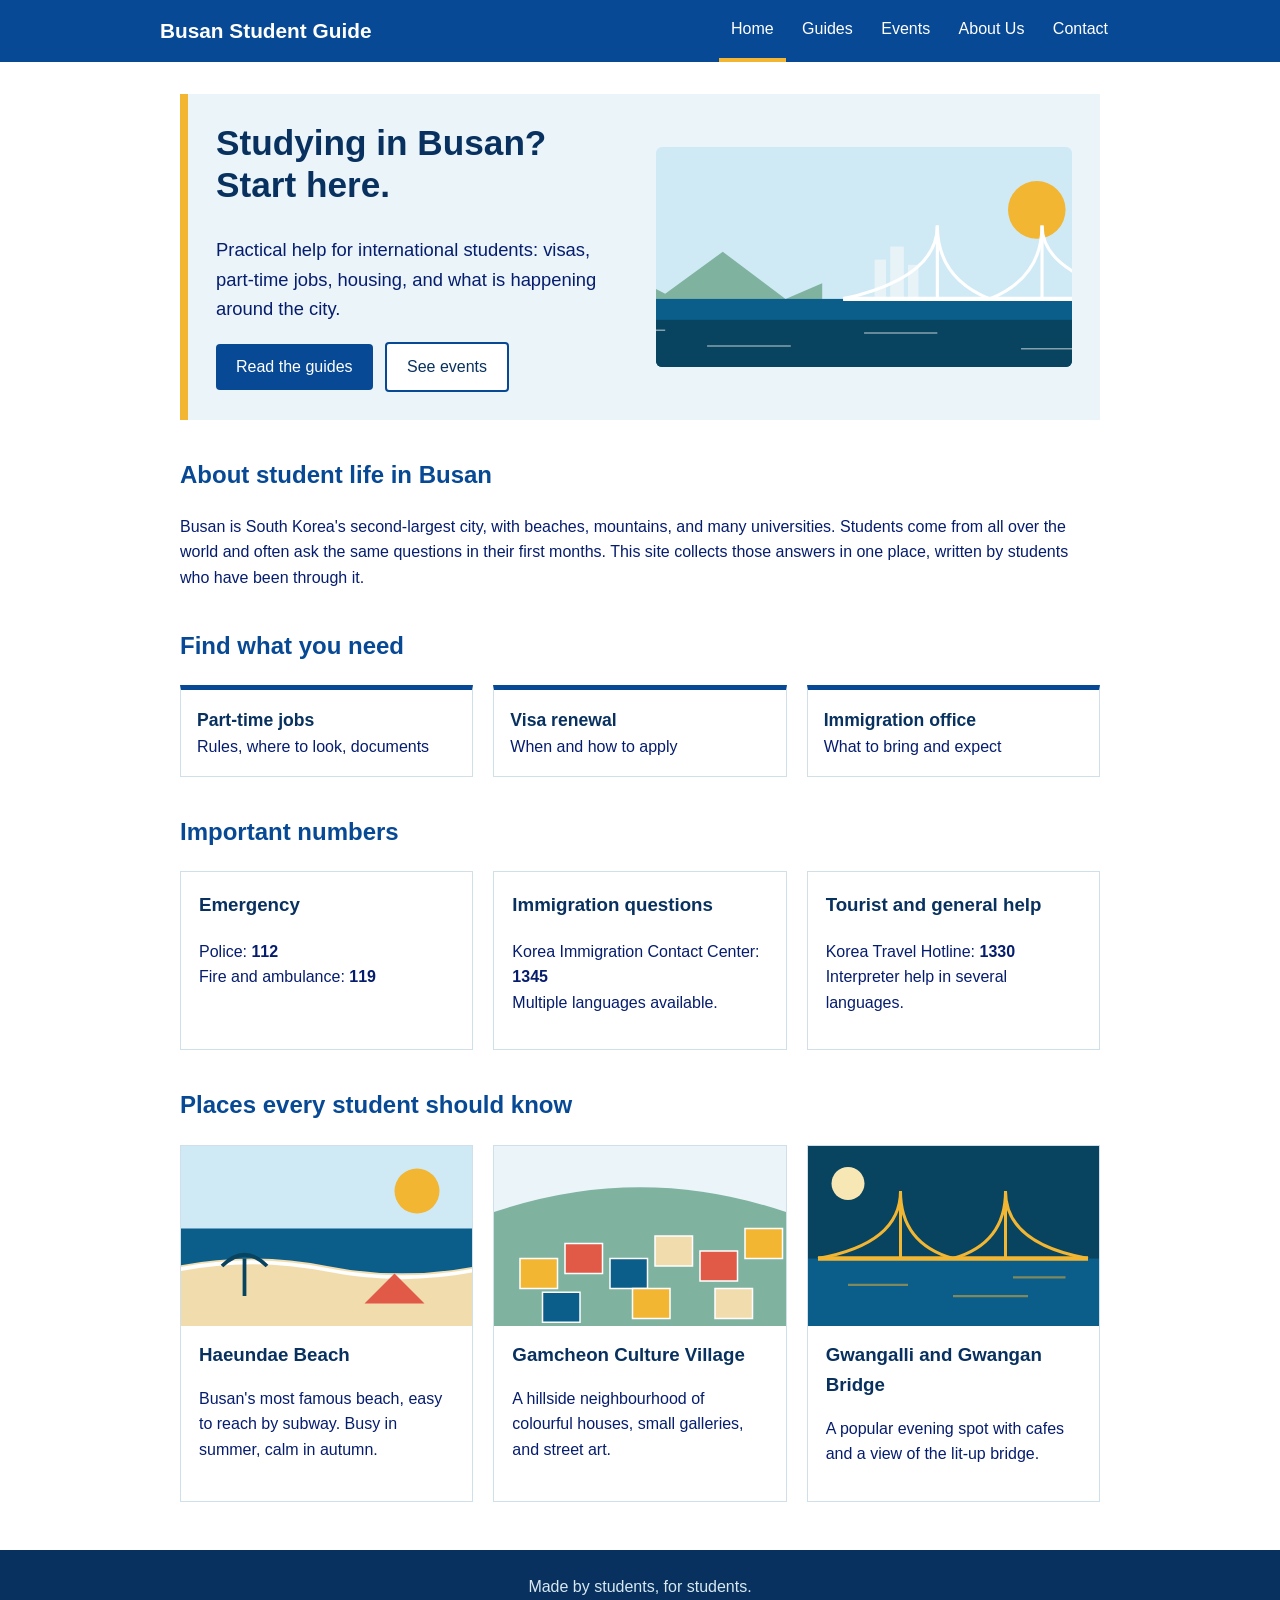
<file: index.html>
<!DOCTYPE html>
<html lang="en">
<head>
  <meta charset="UTF-8">
  <meta name="viewport" content="width=device-width, initial-scale=1">
  <title>Home | Busan Student Guide</title>
  <link rel="stylesheet" href="styles.css">
</head>
<body>
  <header>
    <div class="header-inner">
      <div class="logo">Busan Student Guide</div>
      <nav>
        <a href="index.html" class="active">Home</a>
        <a href="guides.html">Guides</a>
        <a href="events.html">Events</a>
        <a href="about.html">About Us</a>
        <a href="contact.html">Contact</a>
      </nav>
    </div>
  </header>
  <main>
    <section class="hero hero-split">
      <div>
        <h1>Studying in Busan? Start here.</h1>
        <p>Practical help for international students: visas, part-time jobs, housing, and what is happening around the city.</p>
        <a class="button" href="guides.html">Read the guides</a>
        <a class="button button-light" href="events.html">See events</a>
      </div>
      <img src="images/hero.svg" alt="Illustration of Busan with a bridge, the sea, and city buildings">
    </section>

    <h2>About student life in Busan</h2>
    <p>Busan is South Korea&#39;s second-largest city, with beaches, mountains, and many universities. Students come from all over the world and often ask the same questions in their first months. This site collects those answers in one place, written by students who have been through it.</p> 

    <h2>Find what you need</h2>
    <div class="grid">
      <a class="quick" href="guides.html#part-time-job"><strong>Part-time jobs</strong><span>Rules, where to look, documents</span></a>
      <a class="quick" href="guides.html#visa-renewal"><strong>Visa renewal</strong><span>When and how to apply</span></a>
      <a class="quick" href="guides.html#immigration-office"><strong>Immigration office</strong><span>What to bring and expect</span></a>
    </div>

    <h2>Important numbers</h2>
    <div class="grid">
      <div class="box"><h3>Emergency</h3><p>Police: <strong>112</strong><br>Fire and ambulance: <strong>119</strong></p></div>
      <div class="box"><h3>Immigration questions</h3><p>Korea Immigration Contact Center: <strong>1345</strong><br>Multiple languages available.</p></div>
      <div class="box"><h3>Tourist and general help</h3><p>Korea Travel Hotline: <strong>1330</strong><br>Interpreter help in several languages.</p></div>
    </div>

    <h2>Places every student should know</h2>
    <div class="grid">
      <div class="photo-card">
        <img src="images/beach.svg" alt="Illustration of a beach with the sea and an umbrella">
        <div class="text">
          <h3>Haeundae Beach</h3>
          <p>Busan&#39;s most famous beach, easy to reach by subway. Busy in summer, calm in autumn.</p>
        </div>
      </div>
      <div class="photo-card">
        <img src="images/village.svg" alt="Illustration of colourful houses on a hillside">
        <div class="text">
          <h3>Gamcheon Culture Village</h3>
          <p>A hillside neighbourhood of colourful houses, small galleries, and street art.</p>
        </div>
      </div>
      <div class="photo-card">
        <img src="images/bridge.svg" alt="Illustration of a lit bridge over the sea at night">
        <div class="text">
          <h3>Gwangalli and Gwangan Bridge</h3>
          <p>A popular evening spot with cafes and a view of the lit-up bridge.</p>
        </div>
      </div>
    </div>

  </main>
  <footer>
    <p>Made by students, for students.</p>
  </footer>
</body>
</html>
</file>
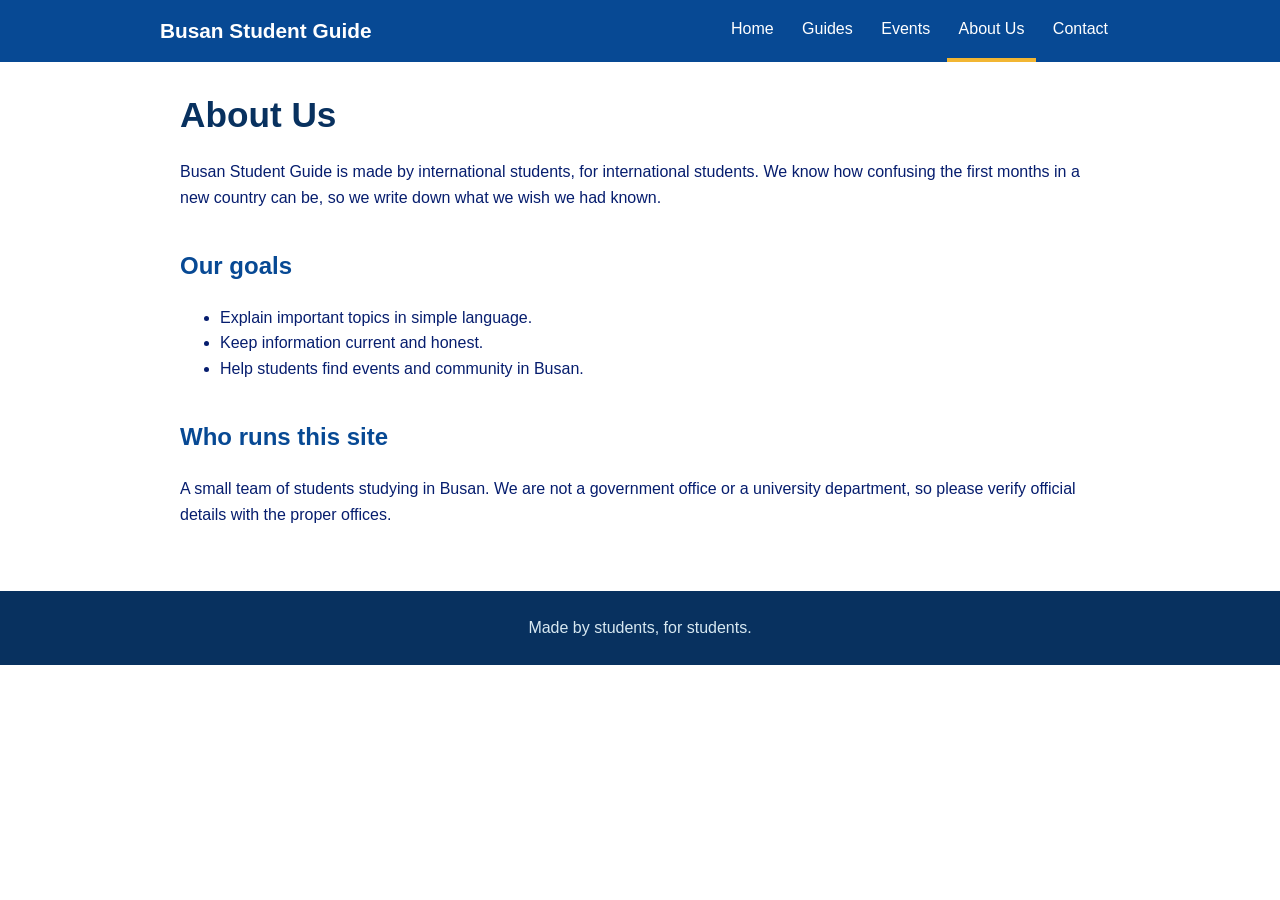
<file: about.html>
<!DOCTYPE html>
<html lang="en">
<head>
  <meta charset="UTF-8">
  <meta name="viewport" content="width=device-width, initial-scale=1">
  <title>About Us | Busan Student Guide</title>
  <link rel="stylesheet" href="styles.css">
</head>
<body>
  <header>
    <div class="header-inner">
      <div class="logo">Busan Student Guide</div>
      <nav>
        <a href="index.html">Home</a>
        <a href="guides.html">Guides</a>
        <a href="events.html">Events</a>
        <a href="about.html" class="active">About Us</a>
        <a href="contact.html">Contact</a>
      </nav>
    </div>
  </header>
  <main>
    <h1>About Us</h1>
    <p>Busan Student Guide is made by international students, for international students. We know how confusing the first months in a new country can be, so we write down what we wish we had known.</p>

    <h2>Our goals</h2>
    <ul>
      <li>Explain important topics in simple language.</li>
      <li>Keep information current and honest.</li>
      <li>Help students find events and community in Busan.</li>
    </ul>

    <h2>Who runs this site</h2>
    <p>A small team of students studying in Busan. We are not a government office or a university department, so please verify official details with the proper offices.</p>
  </main>
  <footer>
    <p>Made by students, for students.</p>
  </footer>
</body>
</html>
</file>
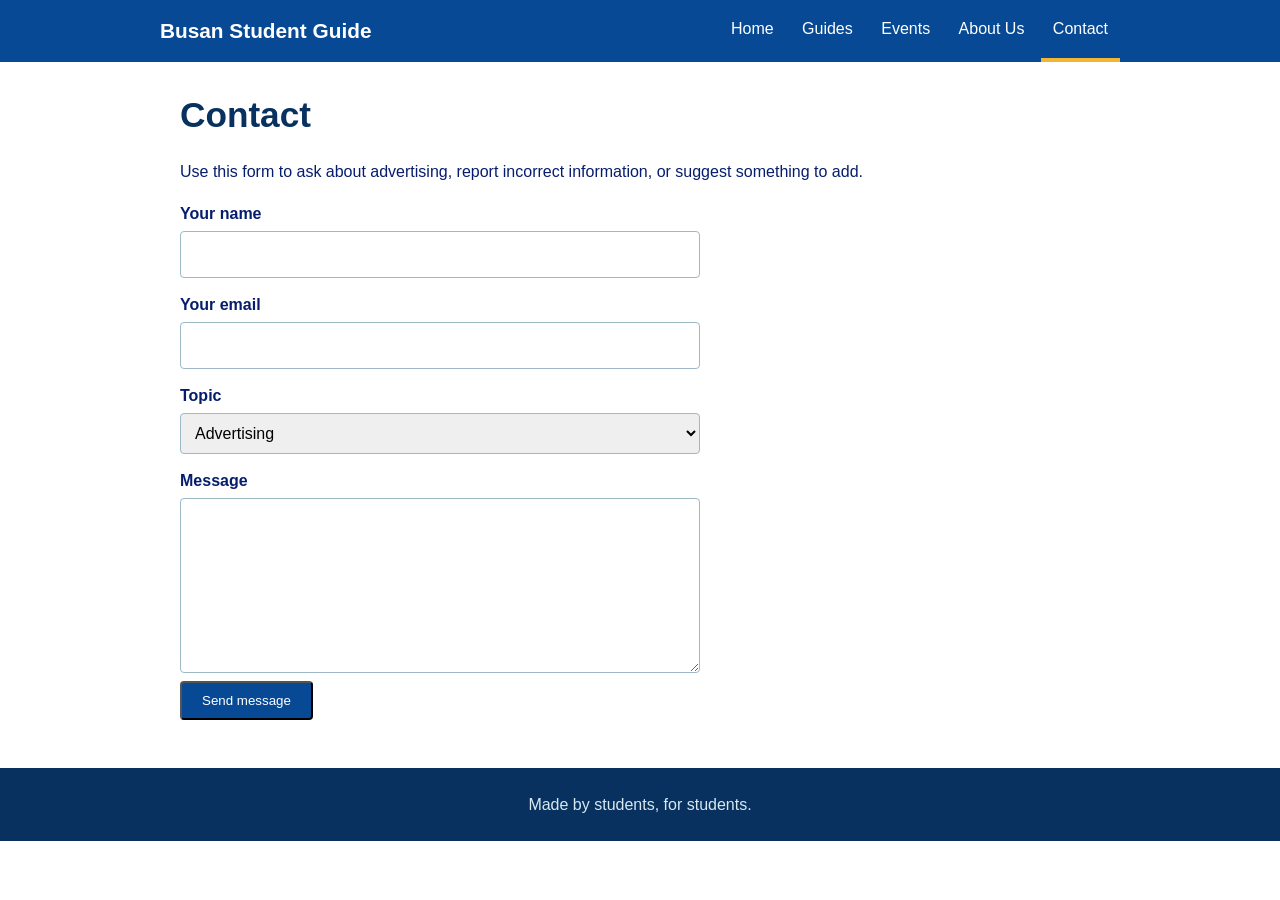
<file: contact.html>
<!DOCTYPE html>
<html lang="en">
<head>
  <meta charset="UTF-8">
  <meta name="viewport" content="width=device-width, initial-scale=1">
  <title>Contact | Busan Student Guide</title>
  <link rel="stylesheet" href="styles.css">
</head>
<body>
  <header>
    <div class="header-inner">
      <div class="logo">Busan Student Guide</div>
      <nav>
        <a href="index.html">Home</a>
        <a href="guides.html">Guides</a>
        <a href="events.html">Events</a>
        <a href="about.html">About Us</a>
        <a href="contact.html" class="active">Contact</a>
      </nav>
    </div>
  </header>
  <main>
    <h1>Contact</h1>
    <p>Use this form to ask about advertising, report incorrect information, or suggest something to add.</p>

    <form action="#" method="post">
      <label for="name">Your name</label>
      <input type="text" id="name" name="name" required>

      <label for="email">Your email</label>
      <input type="email" id="email" name="email" required>

      <label for="topic">Topic</label>
      <select id="topic" name="topic">
        <option>Advertising</option>
        <option>Change existing information</option>
        <option>Add new information</option>
        <option>Other</option>
      </select>

      <label for="message">Message</label>
      <textarea id="message" name="message" rows="6" required></textarea>

      
    </form>
    <button class='button' type="submit">Send message</button>
  </main>
  <footer>
    <p>Made by students, for students.</p>
  </footer>
</body>
</html>
</file>
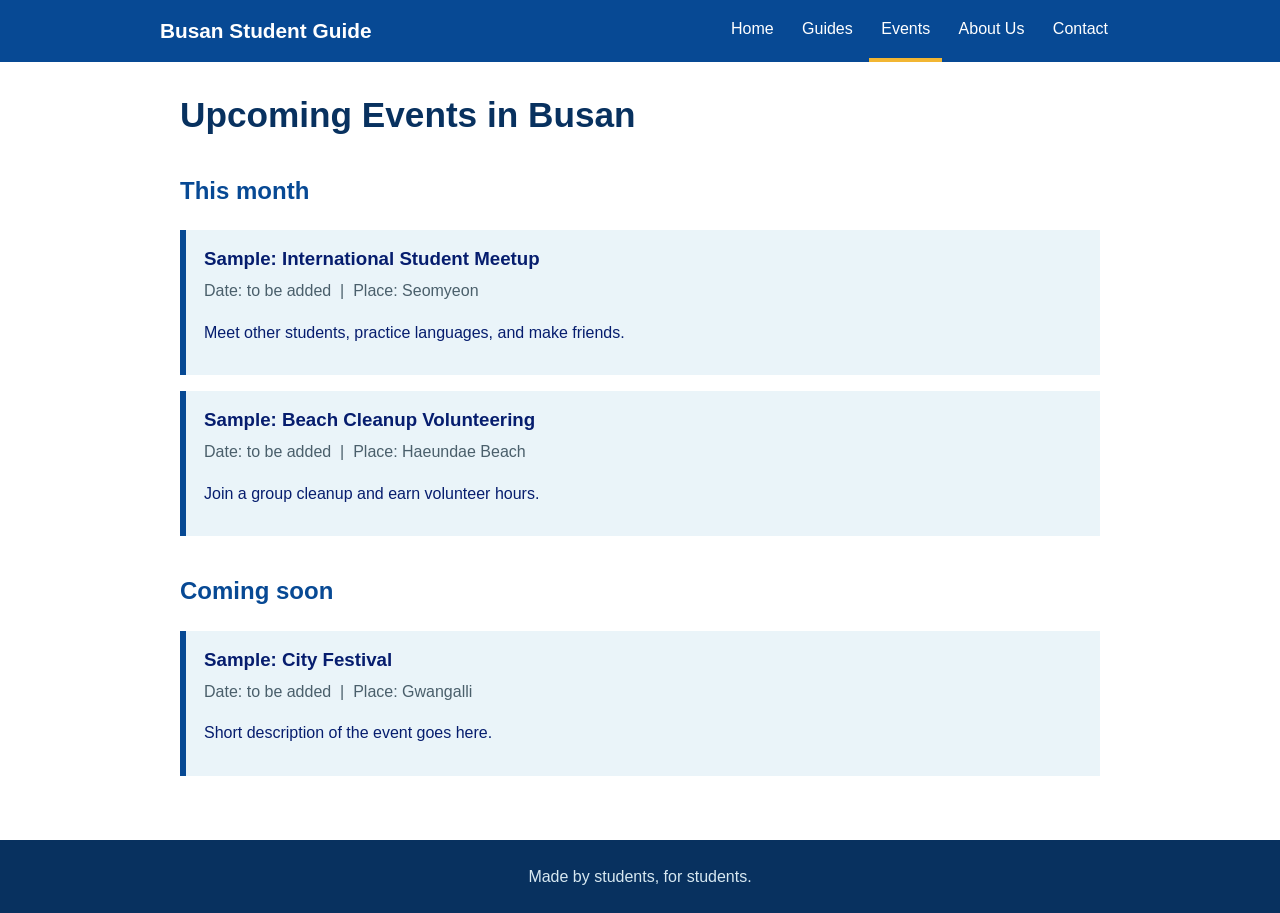
<file: events.html>
<!DOCTYPE html>
<html lang="en">
<head>
  <meta charset="UTF-8">
  <meta name="viewport" content="width=device-width, initial-scale=1">
  <title>Events | Busan Student Guide</title>
  <link rel="stylesheet" href="styles.css">
</head>
<body>
  <header>
    <div class="header-inner">
      <div class="logo">Busan Student Guide</div>
      <nav>
        <a href="index.html">Home</a>
        <a href="guides.html">Guides</a>
        <a href="events.html" class="active">Events</a>
        <a href="about.html">About Us</a>
        <a href="contact.html">Contact</a>
      </nav>
    </div>
  </header>
  <main>
    <h1>Upcoming Events in Busan</h1>

    <h2>This month</h2>
    <div class="event">
      <h3>Sample: International Student Meetup</h3>
      <p class="meta">Date: to be added &nbsp;|&nbsp; Place: Seomyeon</p>
      <p>Meet other students, practice languages, and make friends.</p>
    </div>
    <div class="event">
      <h3>Sample: Beach Cleanup Volunteering</h3>
      <p class="meta">Date: to be added &nbsp;|&nbsp; Place: Haeundae Beach</p>
      <p>Join a group cleanup and earn volunteer hours.</p>
    </div>

    <h2>Coming soon</h2>
    <div class="event">
      <h3>Sample: City Festival</h3>
      <p class="meta">Date: to be added &nbsp;|&nbsp; Place: Gwangalli</p>
      <p>Short description of the event goes here.</p>
    </div>
  </main>
  <footer>
    <p>Made by students, for students.</p>
  </footer>
</body>
</html>
</file>
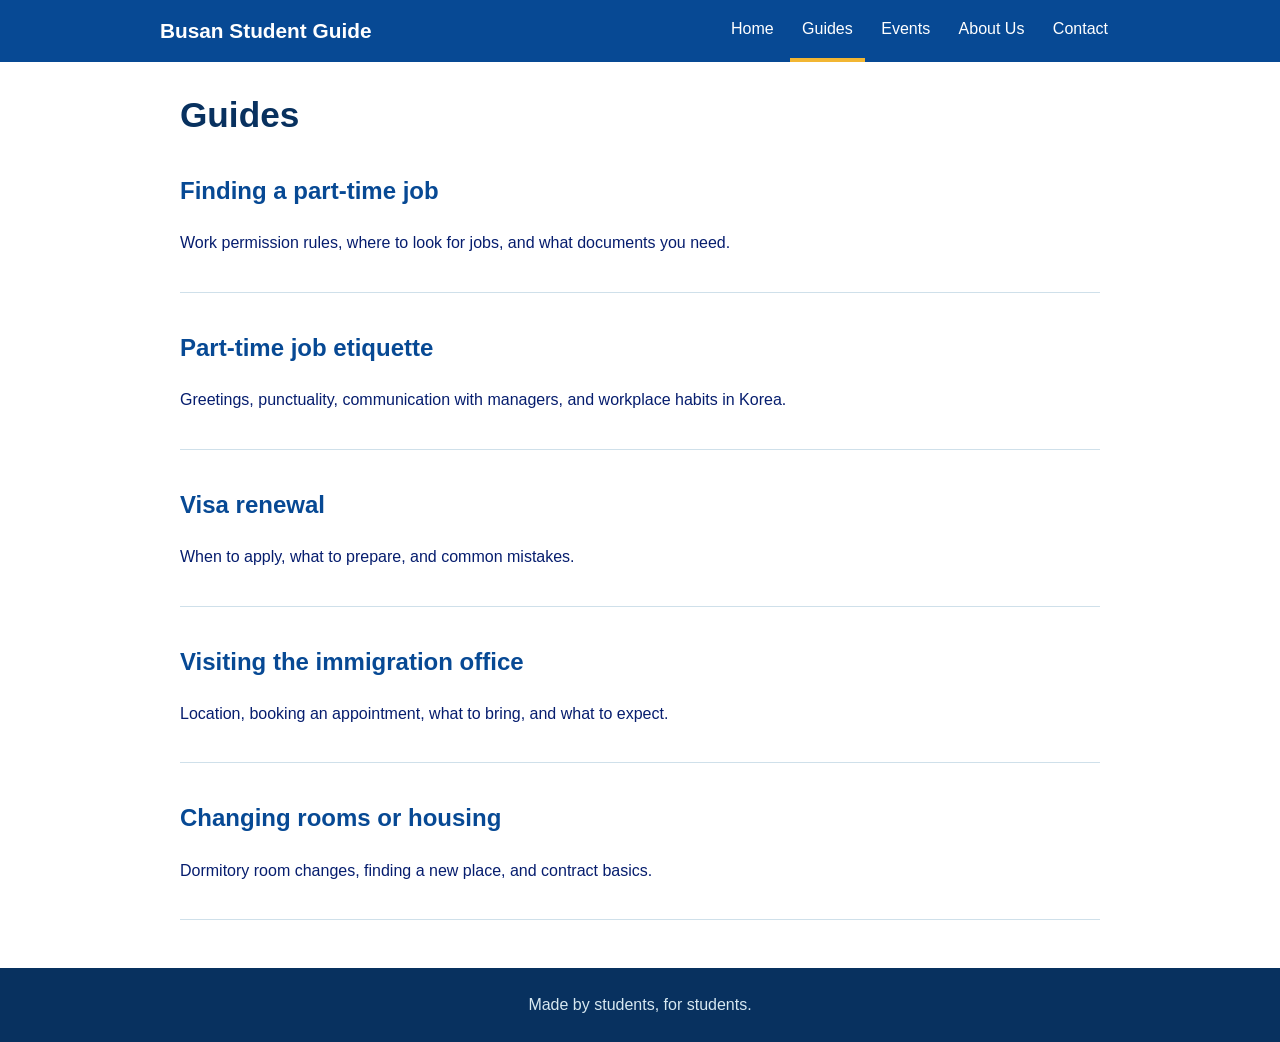
<file: guides.html>
<!DOCTYPE html>
<html lang="en">
<head>
  <meta charset="UTF-8">
  <meta name="viewport" content="width=device-width, initial-scale=1">
  <title>Guides | Busan Student Guide</title>
  <link rel="stylesheet" href="styles.css">
</head>
<body>
  <header>
    <div class="header-inner">
      <div class="logo">Busan Student Guide</div>
      <nav>
        <a href="index.html">Home</a>
        <a href="guides.html" class="active">Guides</a>
        <a href="events.html">Events</a>
        <a href="about.html">About Us</a>
        <a href="contact.html">Contact</a>
      </nav>
    </div>
  </header>
  <main>
    <h1>Guides</h1>

    <div class="guide">
      <h2 id="part-time-job">Finding a part-time job</h2>
      <p>Work permission rules, where to look for jobs, and what documents you need.</p>
    </div>
    <div class="guide">
      <h2 id="job-etiquette">Part-time job etiquette</h2>
      <p>Greetings, punctuality, communication with managers, and workplace habits in Korea.</p>
    </div>
    <div class="guide">
      <h2 id="visa-renewal">Visa renewal</h2>
      <p>When to apply, what to prepare, and common mistakes.</p>
    </div>
    <div class="guide">
      <h2 id="immigration-office">Visiting the immigration office</h2>
      <p>Location, booking an appointment, what to bring, and what to expect.</p>
    </div>
    <div class="guide">
      <h2 id="room-changing">Changing rooms or housing</h2>
      <p>Dormitory room changes, finding a new place, and contract basics.</p>
    </div>
  </main>
  <footer>
    <p>Made by students, for students.</p>
  </footer>
</body>
</html>
</file>
<file: styles.css>
/* Busan Student Guide - basic stylesheet */
:root {
  --sea: #074994;
  --sea-dark: #08315f;
  --sky: #eaf4f9;
  --sun: #f2b632;
  --text: #061d6e;
  --line: #cfe0ea;
}

* { box-sizing: border-box; }

body {
  margin: 0;
  font-family: "Segoe UI", Arial, sans-serif;
  line-height: 1.6;
  color: var(--text);
  background: #ffffff;
}

header {
  background: var(--sea);
  color: #ffffff;
  padding: 0 20px;
}
.header-inner {
  max-width: 960px;
  margin: 0 auto;
  display: flex;
  flex-wrap: wrap;
  align-items: center;
  justify-content: space-between;
  gap: 8px;
}
.logo { font-size: 1.3rem; font-weight: 700; padding: 14px 0; }

nav a {
  color: #ffffff;
  text-decoration: none;
  display: inline-block;
  padding: 16px 12px;
}
nav a:hover, nav a:focus { background: var(--sea-dark); }
nav a.active { border-bottom: 4px solid var(--sun); }

main { max-width: 960px; margin: 0 auto; padding: 32px 20px 48px; }

h1 { color: var(--sea-dark); font-size: 2.2rem; line-height: 1.2; margin-top: 0; }
h2 { color: var(--sea); margin-top: 36px; }

.hero {
  background: var(--sky);
  border-left: 8px solid var(--sun);
  padding: 28px;
  margin-bottom: 24px;
}
.hero p { font-size: 1.15rem; max-width: 640px; }

.button {
  display: inline-block;
  background: var(--sea);
  color: #ffffff;
  padding: 10px 20px;
  text-decoration: none;
  border-radius: 4px;
}
.button:hover { background: var(--sea-dark); }

.grid {
  display: grid;
  grid-template-columns: repeat(auto-fit, minmax(260px, 1fr));
  gap: 20px;
}
.box { border: 1px solid var(--line); padding: 18px; }
.box h3 { margin-top: 0; color: var(--sea-dark); }

.event { border-left: 6px solid var(--sea); background: var(--sky); padding: 14px 18px; margin-bottom: 16px; }
.event h3 { margin: 0 0 4px; }
.event .meta { color: #4a5f6b; margin: 0; }

.note { background: #fff6dc; border: 1px solid var(--sun); padding: 12px 16px; }

.guide { border-bottom: 1px solid var(--line); padding-bottom: 20px; }

form label { display: block; margin-top: 14px; font-weight: 600; }
form input, form select, form textarea {
  width: 100%;
  max-width: 520px;
  padding: 10px;
  margin-top: 4px;
  font: inherit;
  border: 1px solid #9db8c7;
  border-radius: 4px;
}
form button {
  margin-top: 18px;
  background: var(--sea);
  color: #ffffff;
  border: 0;
  padding: 11px 24px;
  font: inherit;
  border-radius: 4px;
  cursor: pointer;
}
form button:hover { background: var(--sea-dark); }

footer { background: var(--sea-dark); color: #d7e8f1; text-align: center; padding: 20px; }

a:focus-visible, button:focus-visible, input:focus-visible,
select:focus-visible, textarea:focus-visible { outline: 3px solid var(--sun); outline-offset: 2px; }

/* ---- Home page additions ---- */
.hero-split {
  display: grid;
  grid-template-columns: repeat(auto-fit, minmax(280px, 1fr));
  gap: 24px;
  align-items: center;
}
.button-light {
  background: #ffffff;
  color: var(--sea-dark);
  border: 2px solid var(--sea);
  margin-left: 8px;
}
.button-light:hover { background: var(--sky); }

.photo-box, .hero img {
  width: 100%;
  min-height: 220px;
  border-radius: 6px;
}
.photo-box {
  background: #bcd9e8;
  color: var(--sea-dark);
  display: flex;
  align-items: center;
  justify-content: center;
  text-align: center;
  padding: 16px;
}
.hero img { object-fit: cover; }

.quick {
  display: block;
  border: 1px solid var(--line);
  border-top: 5px solid var(--sea);
  padding: 16px;
  text-decoration: none;
  color: var(--text);
}
.quick strong { display: block; color: var(--sea-dark); font-size: 1.1rem; }
.quick:hover { background: var(--sky); }

.updated { color: #4a5f6b; font-size: 0.9rem; margin-top: 32px; }
footer p { margin: 4px 0; }

/* ---- Pictures ---- */
.banner {
  width: 100%;
  height: 300px;
  object-fit: cover;
  display: block;
  margin-bottom: 24px;
}

.photo-card { border: 1px solid var(--line); }
.photo-card img { width: 100%; height: 180px; object-fit: cover; display: block; }
.photo-card .text { padding: 14px 18px 18px; }
.photo-card h3 { margin: 0 0 6px; color: var(--sea-dark); }

@media (max-width: 600px) {
  .banner { height: 180px; }
}

.hero img { object-fit: cover; display: block; }
</file>
